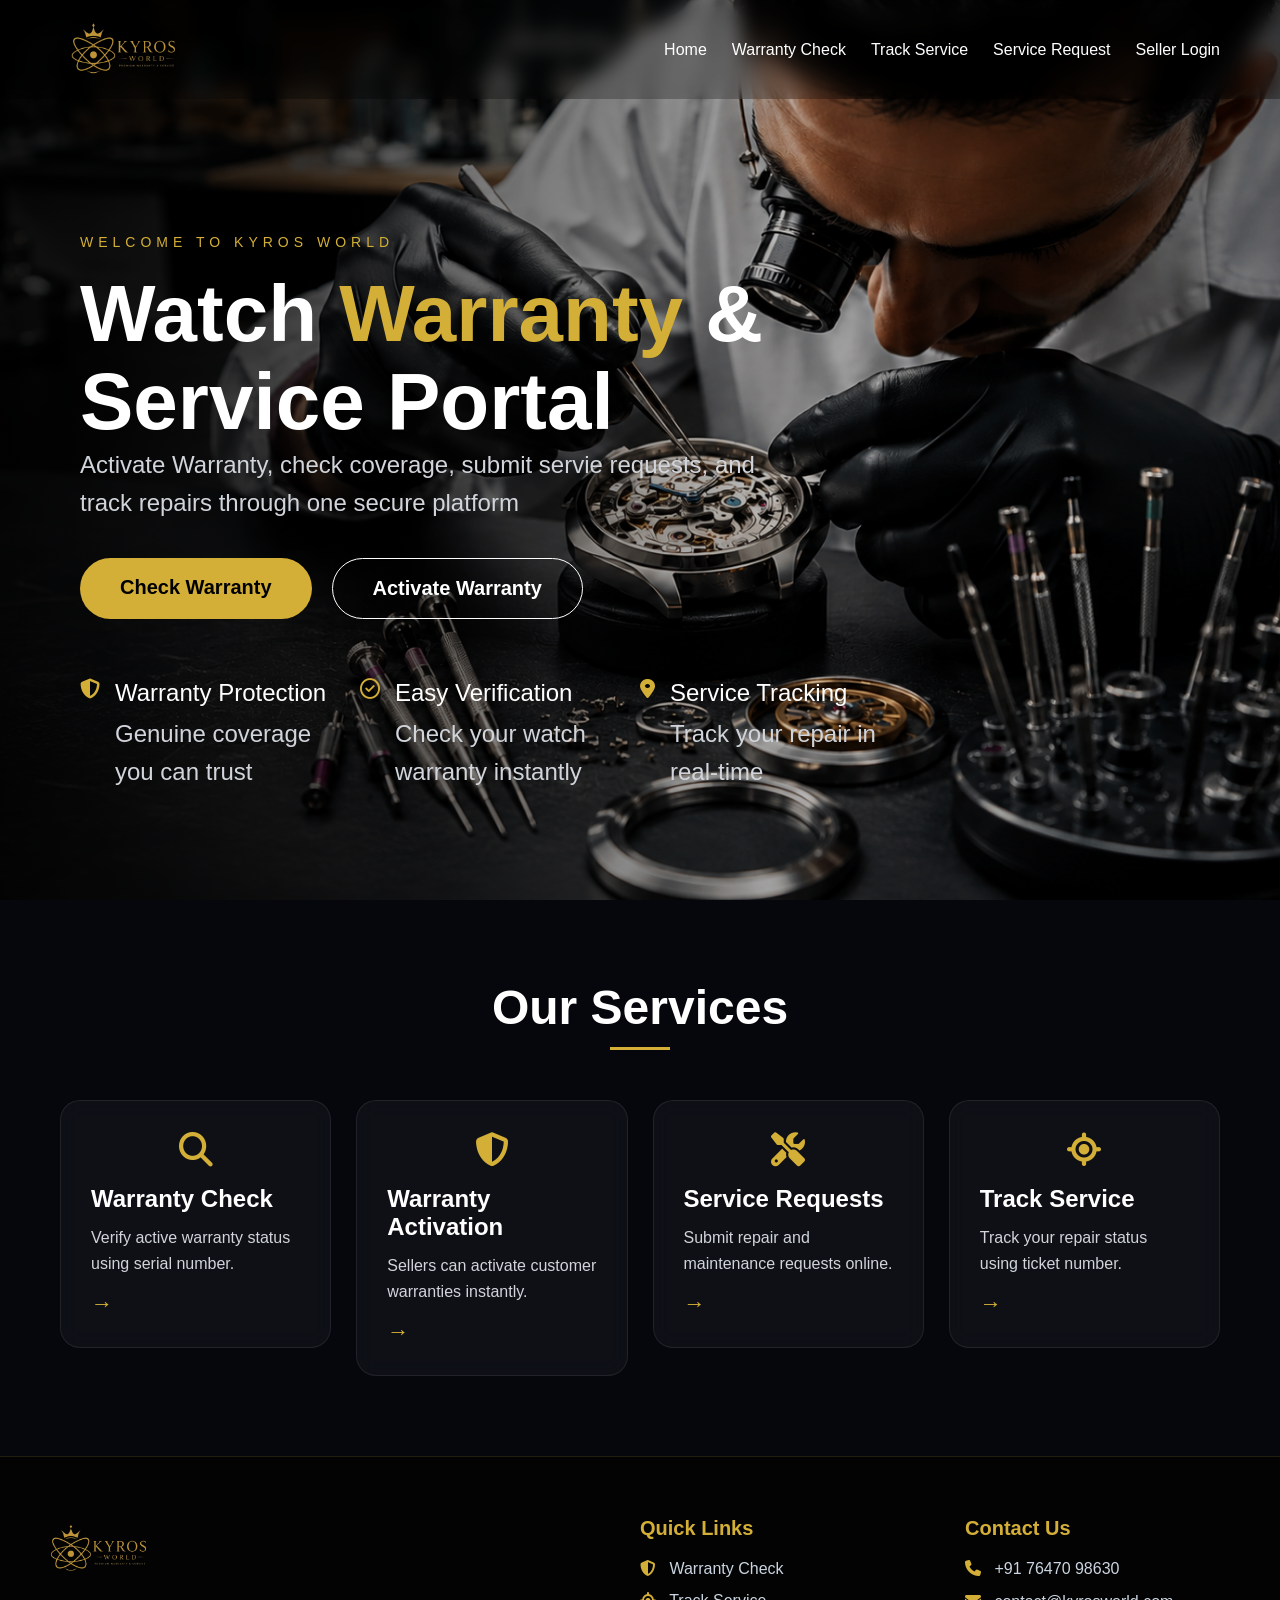
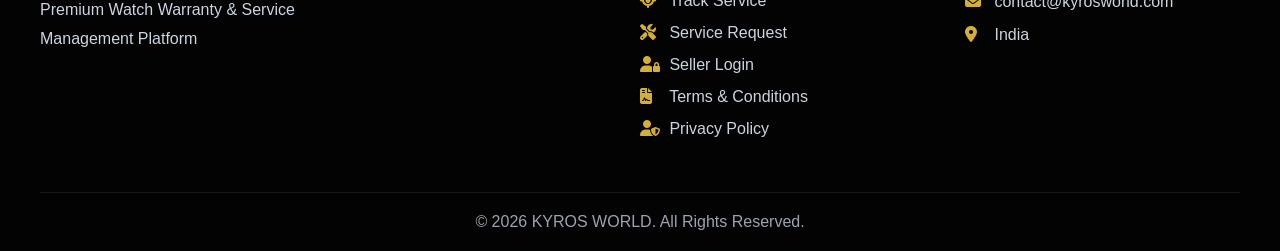
<file: index.html>
<!DOCTYPE html>

<html lang="en">
<head>
<title>Privacy Policy - KYROS WORLD</title>
<link rel="icon" type="image/png" sizes="48x48" href="assets/images/favicon-48x48.png">

<link rel="icon" type="image/png" sizes="192x192" href="assets/images/favicon-192x192.png">
<meta charset="UTF-8">
<meta name="viewport" content="width=device-width, initial-scale=1.0">
<title>KYROS WORLD</title>

<link rel="stylesheet" href="assets/css/style.css">

<link rel="stylesheet"
href="https://cdnjs.cloudflare.com/ajax/libs/font-awesome/6.5.1/css/all.min.css">
</head>

<body>

<header>

<div class="logo">
<img src="assets/images/logo.png" alt="KYROS WORLD">
</div>

<button class="menu-toggle">
<i class="fa-solid fa-bars"></i>
</button>

<nav>
<a href="index.html">Home</a>
<a href="warranty-check.html">Warranty Check</a>
<a href="track-service.html">Track Service</a>
<a href="service-request.html">Service Request</a>
<a href="seller-login.html">Seller Login</a>
</nav>

</header>

<section class="hero">

<div class="hero-content">

<span class="tagline">WELCOME TO KYROS WORLD</span>

<h1>
Watch <span class="gold">Warranty</span> &<br>
Service Portal
</h1>

<p>
Activate Warranty, check coverage, submit servie requests, and track repairs through one secure platform
</p>

<div class="buttons">
<a class="btn primary" href="warranty-check.html">
Check Warranty
</a>

<a class="btn secondary" href="seller-login.html">
Activate Warranty
</a>
</div>

<div class="hero-features">

<div class="feature-item">
<i class="fa-solid fa-shield-halved"></i>
<div>
<h4>Warranty Protection</h4>
<p>Genuine coverage you can trust</p>
</div>
</div>

<div class="feature-item">
<i class="fa-regular fa-circle-check"></i>
<div>
<h4>Easy Verification</h4>
<p>Check your watch warranty instantly</p>
</div>
</div>

<div class="feature-item">
<i class="fa-solid fa-location-dot"></i>
<div>
<h4>Service Tracking</h4>
<p>Track your repair in real-time</p>
</div>
</div>

</div>

</div>

</section>

<section class="services">

<h2>Our Services</h2>

<div class="services-grid">

<a href="warranty-check.html" class="service-link">
<div class="service-card">
<div class="icon-box">
<i class="fa-solid fa-magnifying-glass"></i>
</div>
<h3>Warranty Check</h3>
<p>Verify active warranty status using serial number.</p>
<span class="arrow">→</span>
</div>
</a>

<a href="seller-login.html" class="service-link">
<div class="service-card">
<div class="icon-box">
<i class="fa-solid fa-shield-halved"></i>
</div>
<h3>Warranty Activation</h3>
<p>Sellers can activate customer warranties instantly.</p>
<span class="arrow">→</span>
</div>
</a>

<a href="service-request.html" class="service-link">
<div class="service-card">
<div class="icon-box">
<i class="fa-solid fa-screwdriver-wrench"></i>
</div>
<h3>Service Requests</h3>
<p>Submit repair and maintenance requests online.</p>
<span class="arrow">→</span>
</div>
</a>

<a href="track-service.html" class="service-link">
<div class="service-card">
<div class="icon-box">
<i class="fa-solid fa-location-crosshairs"></i>
</div>
<h3>Track Service</h3>
<p>Track your repair status using ticket number.</p>
<span class="arrow">→</span>
</div>
</a>

</div>

</section>

<footer>

<div class="footer-container">

<div class="footer-brand">

<img src="assets/images/logo.png" alt="KYROS WORLD">

<p>
Premium Watch Warranty & Service Management Platform
</p>

</div>

<div class="footer-links">

<h4>Quick Links</h4>

<a href="warranty-check.html">
<i class="fa-solid fa-shield-halved"></i>
Warranty Check
</a>

<a href="track-service.html">
<i class="fa-solid fa-location-crosshairs"></i>
Track Service
</a>

<a href="service-request.html">
<i class="fa-solid fa-screwdriver-wrench"></i>
Service Request
</a>

<a href="seller-login.html">
<i class="fa-solid fa-user-lock"></i>
Seller Login
</a>

<a href="terms.html">
<i class="fa-solid fa-file-contract"></i>
Terms & Conditions
</a>

<a href="privacy.html">
<i class="fa-solid fa-user-shield"></i>
Privacy Policy
</a>
  
</div>

<div class="footer-contact">

<h4>Contact Us</h4>

<p>
<i class="fa-solid fa-phone"></i>
+91 76470 98630
</p>

<p>
<i class="fa-solid fa-envelope"></i>
contact@kyrosworld.com
</p>

<p>
<i class="fa-solid fa-location-dot"></i>
India
</p>

</div>

</div>

<div class="footer-bottom">
© 2026 KYROS WORLD. All Rights Reserved.
</div>

</footer>

<script src="assets/js/main.js"></script>

</body>
</html>
</file>
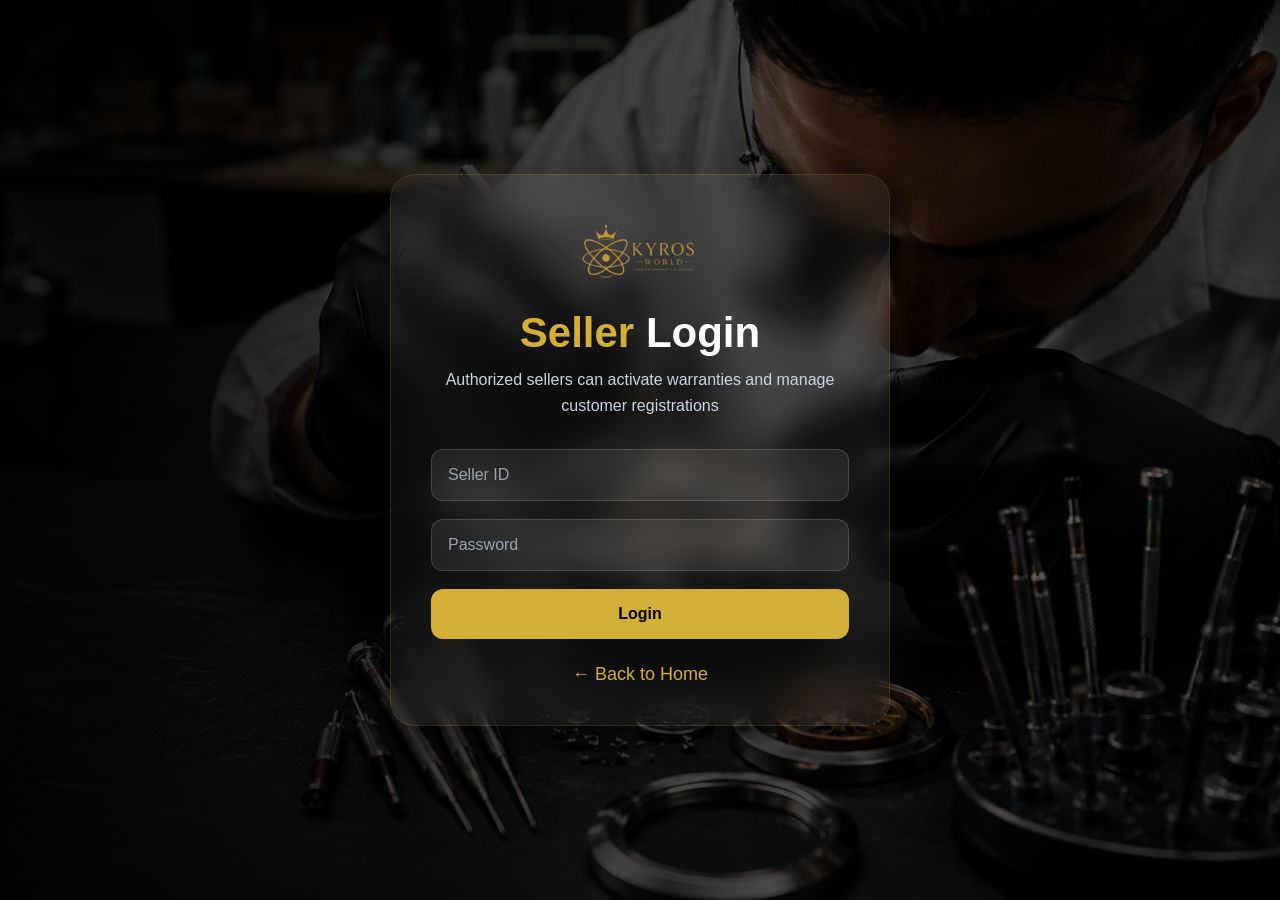
<file: activate-warranty.html>
<!DOCTYPE html>

<html lang="en">
<head>
<link rel="icon" type="image/png" sizes="48x48" href="assets/images/favicon-48x48.png">

<link rel="icon" type="image/png" sizes="192x192" href="assets/images/favicon-192x192.png">
<meta charset="UTF-8">
<meta name="viewport" content="width=device-width, initial-scale=1.0">

<title>Activate Warranty - KYROS WORLD</title>

<style>

*{
margin:0;
padding:0;
box-sizing:border-box;
font-family:Arial,sans-serif;
}

body{
min-height:100vh;
display:flex;
justify-content:center;
align-items:center;
padding:20px;

background:
linear-gradient(
to right,
rgba(0,0,0,0.85),
rgba(0,0,0,0.55)
),
url('assets/images/watchmaker.jpg');

background-size:cover;
background-position:center;
background-repeat:no-repeat;

color:white;
}

.container{
width:100%;
max-width:800px;

background:rgba(255,255,255,0.05);
backdrop-filter:blur(15px);

border:1px solid rgba(212,175,55,0.15);
border-radius:25px;

padding:40px;

box-shadow:0 10px 40px rgba(0,0,0,0.4);
}

.logo{
text-align:center;
margin-bottom:20px;
}

.logo img{
height:70px;
width:auto;
}

h1{
text-align:center;
font-size:42px;
margin-bottom:10px;
font-weight:700;
}

.gold{
color:#d4af37;
}

.subtitle{
text-align:center;
color:#cbd5e1;
margin-bottom:30px;
line-height:1.6;
}

input{
width:100%;
padding:16px;

background:rgba(255,255,255,0.08);
border:1px solid rgba(255,255,255,0.15);

border-radius:12px;

color:white;
font-size:16px;

margin-bottom:18px;
outline:none;
}

input:focus{
border-color:#d4af37;
box-shadow:0 0 15px rgba(212,175,55,0.25);
}

button{
width:100%;
padding:16px;

border:none;
border-radius:12px;

background:#d4af37;
color:black;

font-size:16px;
font-weight:700;

cursor:pointer;
transition:.3s;
}

button:hover{
transform:translateY(-2px);
}

.logout-btn{
margin-top:12px;
background:#c62828;
color:white;
}

.logout-btn:hover{
transform:translateY(-2px);
}

.result{
display:none;

margin-top:25px;
padding:25px;

background:rgba(212,175,55,0.05);
border:1px solid rgba(212,175,55,0.20);

border-radius:15px;
line-height:1.8;
}

.welcome{
text-align:center;
margin-bottom:25px;
color:#d4af37;
font-size:18px;
}

</style>

</head>

<body>

<div class="container">

<div class="logo">
<img src="assets/images/logo.png" alt="KYROS WORLD">
</div>

<h1><span class="gold">Activate</span> Warranty</h1>

<p class="subtitle">
Register customer warranty and activate official coverage
</p>

<div class="welcome">
Seller ID: <span id="sellerDisplay"></span>
</div>

<input id="serial" placeholder="Serial Number">

<input id="customerName" placeholder="Customer Name">

<input id="mobileNumber" placeholder="Mobile Number">

<input id="email" type="email" placeholder="Customer Email Address">

<input id="sellerId" placeholder="Seller ID" readonly>

<input id="purchaseDate" type="date">

<button onclick="activateWarranty()">
Activate Warranty
</button>

<button onclick="logout()" class="logout-btn">
Logout
</button>

<div id="result" class="result"></div>

</div>

<script>

if(!localStorage.getItem("sellerId")){
window.location.href="seller-login.html";
}

window.onload = function(){

const sellerId =
localStorage.getItem("sellerId") || "";

document.getElementById("sellerId").value =
sellerId;

document.getElementById("sellerDisplay").innerText =
sellerId;

};

function logout(){

localStorage.clear();

window.location.href =
"seller-login.html";

}

async function activateWarranty(){

const payload = {
serial: document.getElementById("serial").value.trim(),
customerName: document.getElementById("customerName").value.trim(),
mobileNumber: document.getElementById("mobileNumber").value.trim(),
email: document.getElementById("email").value.trim(),
sellerId: document.getElementById("sellerId").value.trim(),
purchaseDate: document.getElementById("purchaseDate").value
};

try{

const response = await fetch(
"https://kyros-api.madanchandkhute.workers.dev/",
{
method:"POST",
headers:{
"Content-Type":"application/json"
},
body:JSON.stringify(payload)
}
);

const data = await response.json();

const result =
document.getElementById("result");

result.style.display="block";

if(data.success){

result.innerHTML =
"<h3 style='color:#d4af37;'>Warranty Activated Successfully</h3>" +
"<br>" +
"<strong>Status:</strong> Active ✅";

}else{

result.innerHTML =
"<strong>❌ " +
data.message +
"</strong>";

}

}catch(error){

document.getElementById("result").style.display="block";

document.getElementById("result").innerHTML =
"<strong>❌ Error connecting server</strong>";

}

}

</script>

</body>
</html>
</file>
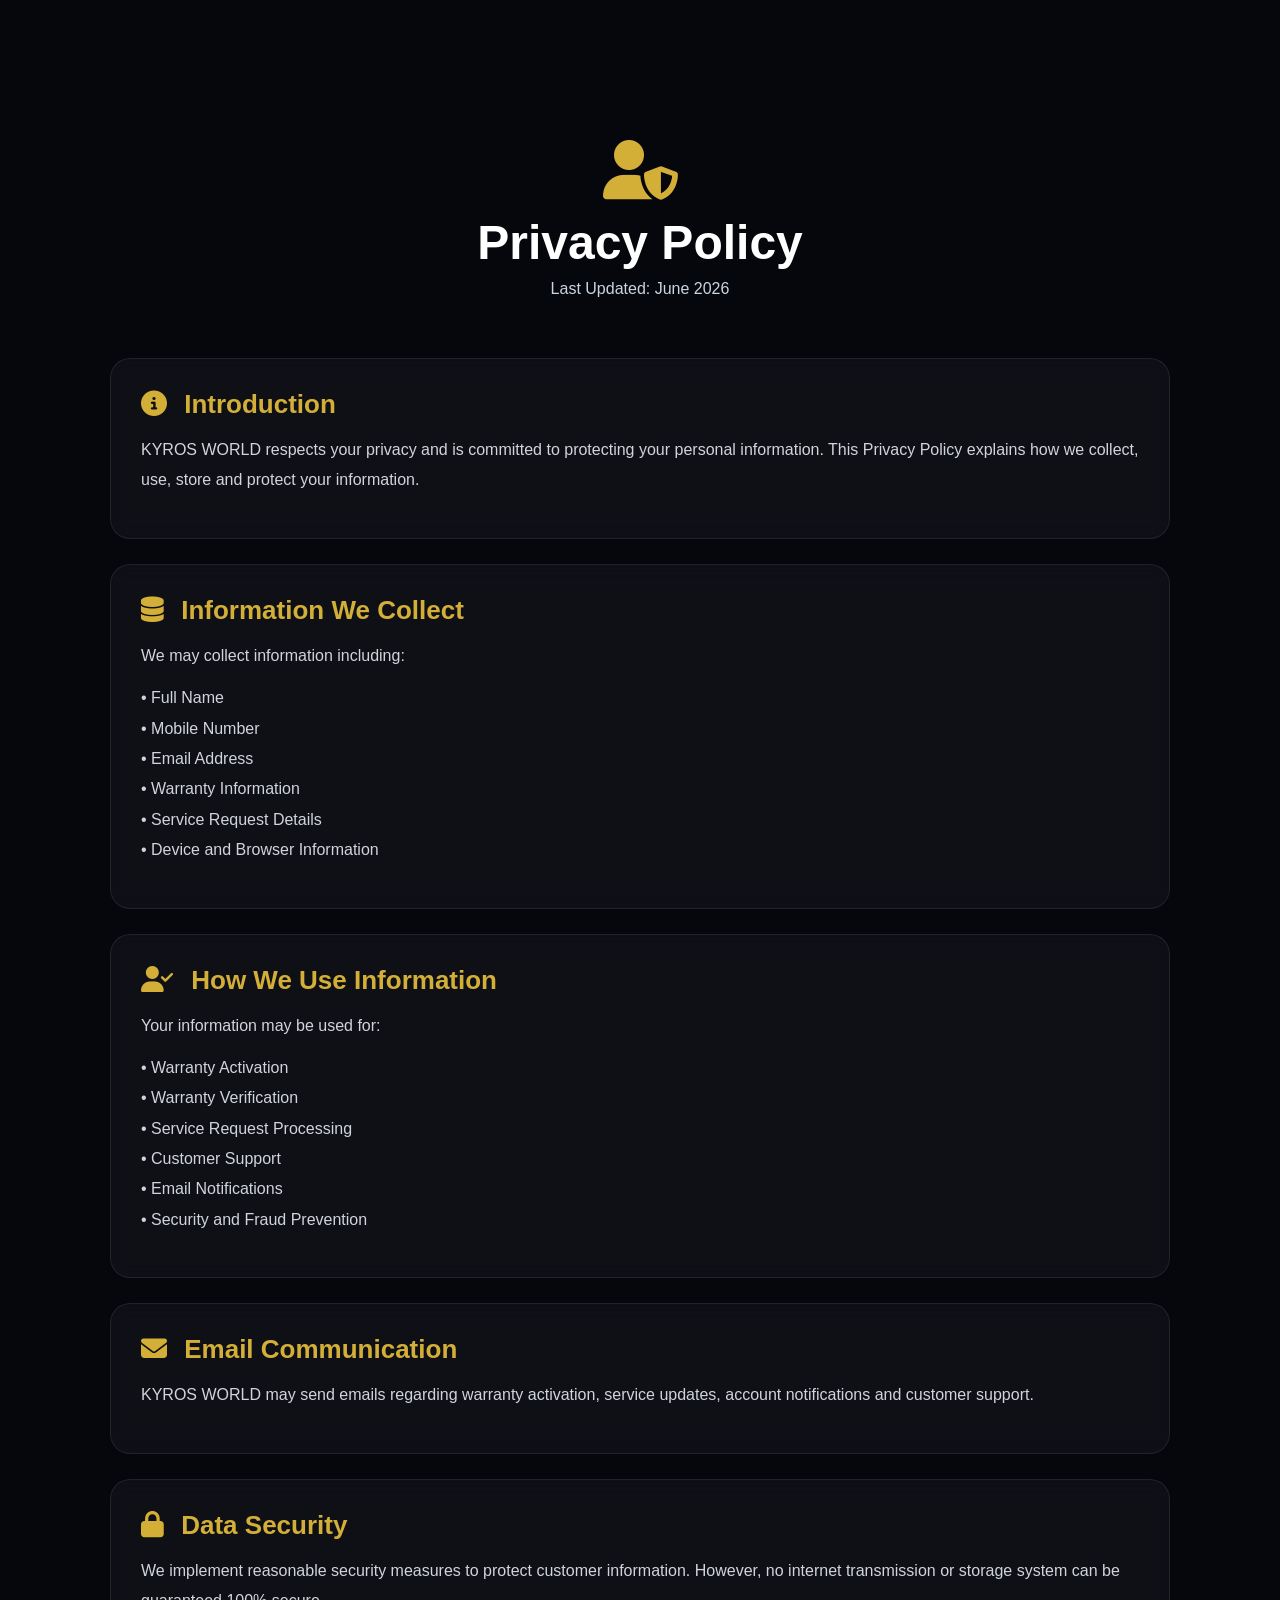
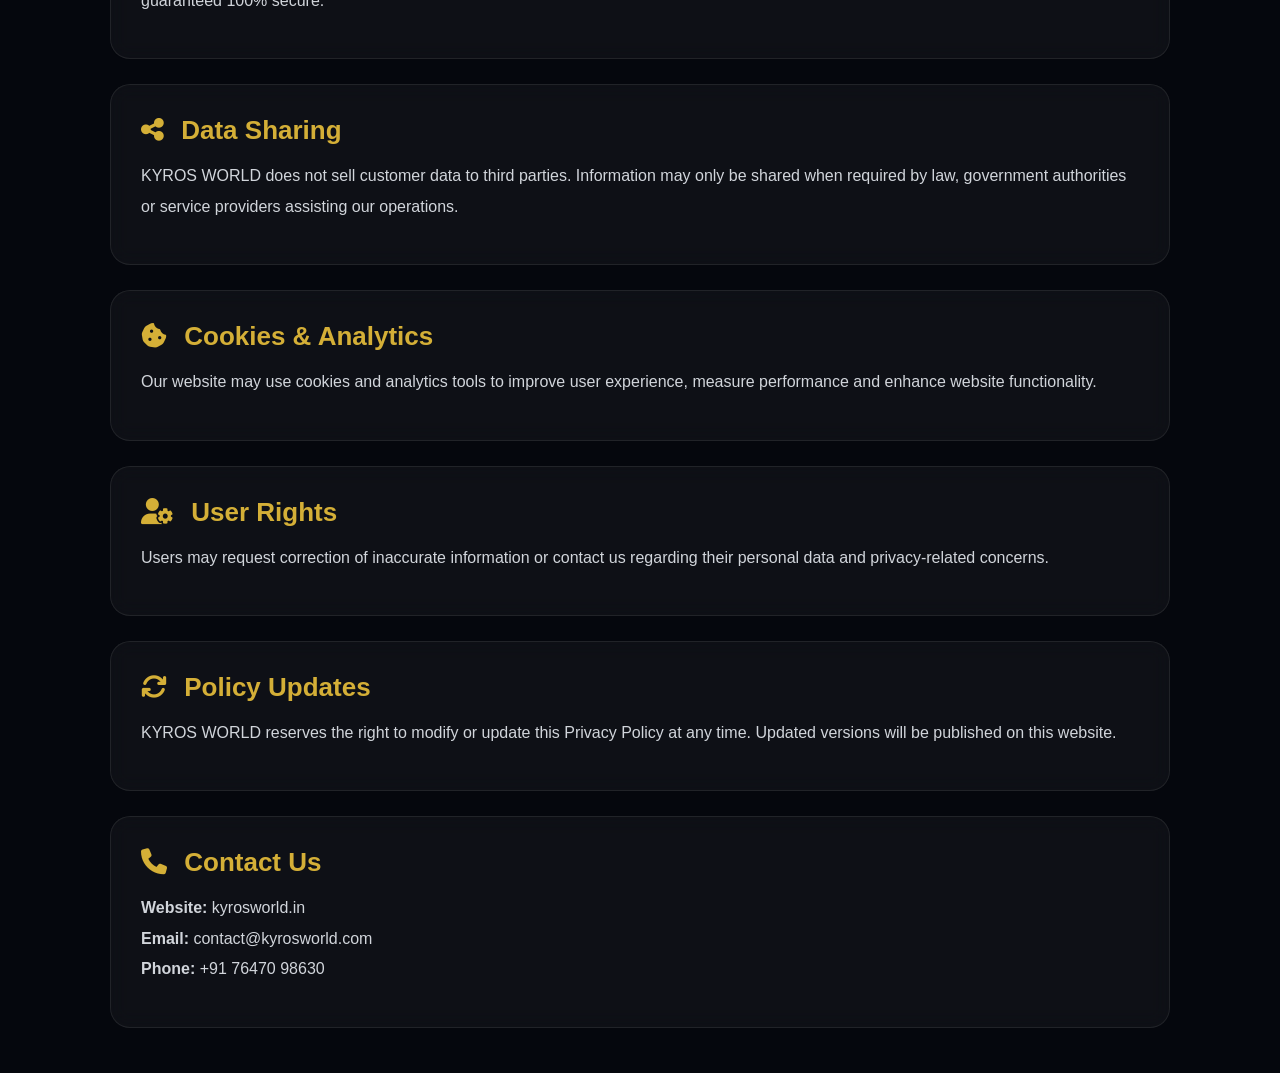
<file: privacy.html>
<!DOCTYPE html>
<html lang="en">

<head>
<link rel="icon" type="image/png" sizes="48x48" href="assets/images/favicon-48x48.png">

<link rel="icon" type="image/png" sizes="192x192" href="assets/images/favicon-192x192.png">
<meta charset="UTF-8">
<meta name="viewport" content="width=device-width, initial-scale=1.0">

<title>Privacy Policy - KYROS WORLD</title>

<link rel="stylesheet" href="assets/css/style.css">

<link rel="stylesheet"
href="https://cdnjs.cloudflare.com/ajax/libs/font-awesome/6.5.1/css/all.min.css">
</head>

<body>

<div class="page-header">
<i class="fa-solid fa-user-shield"></i>
<h1>Privacy Policy</h1>
<p>Last Updated: June 2026</p>
</div>

<div class="content">

<div class="terms-card">
<h2 class="section-title">
<i class="fa-solid fa-circle-info"></i>
Introduction
</h2>

<p>
KYROS WORLD respects your privacy and is committed to protecting your personal information.
This Privacy Policy explains how we collect, use, store and protect your information.
</p>
</div>

<div class="terms-card">
<h2 class="section-title">
<i class="fa-solid fa-database"></i>
Information We Collect
</h2>

<p>
We may collect information including:
</p>

<p>
• Full Name<br>
• Mobile Number<br>
• Email Address<br>
• Warranty Information<br>
• Service Request Details<br>
• Device and Browser Information
</p>
</div>

<div class="terms-card">
<h2 class="section-title">
<i class="fa-solid fa-user-check"></i>
How We Use Information
</h2>

<p>
Your information may be used for:
</p>

<p>
• Warranty Activation<br>
• Warranty Verification<br>
• Service Request Processing<br>
• Customer Support<br>
• Email Notifications<br>
• Security and Fraud Prevention
</p>
</div>

<div class="terms-card">
<h2 class="section-title">
<i class="fa-solid fa-envelope"></i>
Email Communication
</h2>

<p>
KYROS WORLD may send emails regarding warranty activation,
service updates, account notifications and customer support.
</p>
</div>

<div class="terms-card">
<h2 class="section-title">
<i class="fa-solid fa-lock"></i>
Data Security
</h2>

<p>
We implement reasonable security measures to protect customer information.
However, no internet transmission or storage system can be guaranteed 100% secure.
</p>
</div>

<div class="terms-card">
<h2 class="section-title">
<i class="fa-solid fa-share-nodes"></i>
Data Sharing
</h2>

<p>
KYROS WORLD does not sell customer data to third parties.
Information may only be shared when required by law,
government authorities or service providers assisting our operations.
</p>
</div>

<div class="terms-card">
<h2 class="section-title">
<i class="fa-solid fa-cookie-bite"></i>
Cookies & Analytics
</h2>

<p>
Our website may use cookies and analytics tools to improve user experience,
measure performance and enhance website functionality.
</p>
</div>

<div class="terms-card">
<h2 class="section-title">
<i class="fa-solid fa-user-gear"></i>
User Rights
</h2>

<p>
Users may request correction of inaccurate information or contact us regarding
their personal data and privacy-related concerns.
</p>
</div>

<div class="terms-card">
<h2 class="section-title">
<i class="fa-solid fa-arrows-rotate"></i>
Policy Updates
</h2>

<p>
KYROS WORLD reserves the right to modify or update this Privacy Policy at any time.
Updated versions will be published on this website.
</p>
</div>

<div class="terms-card">
<h2 class="section-title">
<i class="fa-solid fa-phone"></i>
Contact Us
</h2>

<p>
<strong>Website:</strong> kyrosworld.in<br>
<strong>Email:</strong> contact@kyrosworld.com<br>
<strong>Phone:</strong> +91 76470 98630
</p>
</div>

</div>

</body>
</html>
</file>
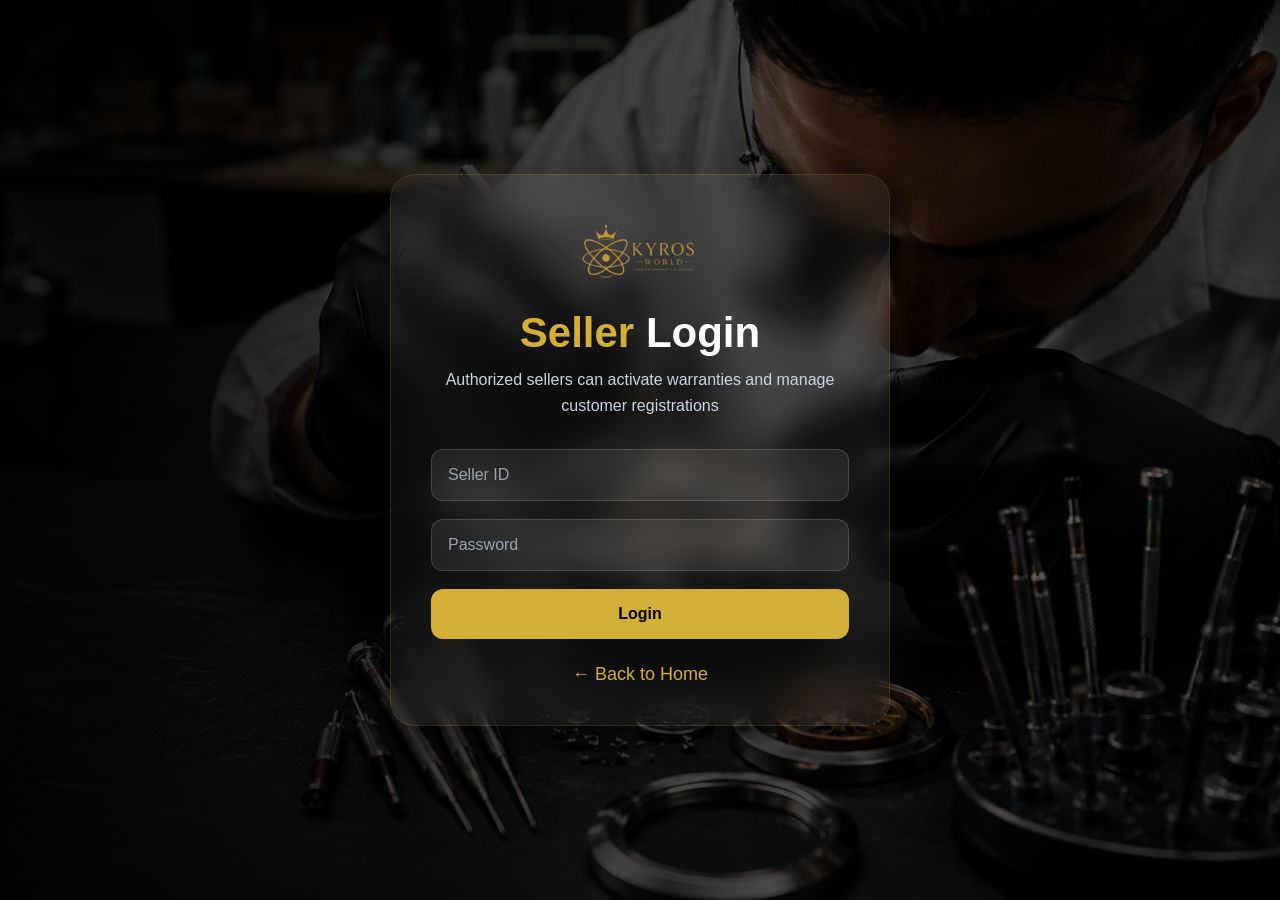
<file: seller-login.html>
<!DOCTYPE html>

<html lang="en">
<head>
<link rel="icon" type="image/png" sizes="48x48" href="assets/images/favicon-48x48.png">

<link rel="icon" type="image/png" sizes="192x192" href="assets/images/favicon-192x192.png">
<meta charset="UTF-8">
<meta name="viewport" content="width=device-width, initial-scale=1.0">

<title>Seller Login - KYROS WORLD</title>

<style>

*{
margin:0;
padding:0;
box-sizing:border-box;
font-family:Arial,sans-serif;
}

body{
min-height:100vh;
display:flex;
justify-content:center;
align-items:center;
padding:20px;

background:
linear-gradient(
to right,
rgba(0,0,0,0.85),
rgba(0,0,0,0.55)
),
url('assets/images/watchmaker.jpg');

background-size:cover;
background-position:center;
background-repeat:no-repeat;

color:white;
}

.container{
width:100%;
max-width:500px;

background:rgba(255,255,255,0.05);
backdrop-filter:blur(15px);

border:1px solid rgba(212,175,55,0.15);
border-radius:25px;

padding:40px;

box-shadow:0 10px 40px rgba(0,0,0,0.4);
}

.logo{
text-align:center;
margin-bottom:20px;
}

.logo img{
height:70px;
width:auto;
}

h1{
text-align:center;
font-size:42px;
margin-bottom:10px;
font-weight:700;
}

.gold{
color:#d4af37;
}

.subtitle{
text-align:center;
color:#cbd5e1;
margin-bottom:30px;
line-height:1.6;
}

input{
width:100%;
padding:16px;

background:rgba(255,255,255,0.08);
border:1px solid rgba(255,255,255,0.15);

border-radius:12px;

color:white;
font-size:16px;

margin-bottom:18px;
outline:none;
}

input::placeholder{
color:#9ca3af;
}

input:focus{
border-color:#d4af37;
box-shadow:0 0 15px rgba(212,175,55,0.25);
}

button{
width:100%;
padding:16px;

border:none;
border-radius:12px;

background:#d4af37;
color:black;

font-size:16px;
font-weight:700;

cursor:pointer;
transition:.3s;
}

button:hover{
transform:translateY(-2px);
}

#result{
display:none;

margin-top:20px;
padding:20px;

background:rgba(212,175,55,0.05);
border:1px solid rgba(212,175,55,0.20);

border-radius:15px;
line-height:1.7;
}

.back-home{
display:block;
text-align:center;
margin-top:25px;

color:#d4af37;
text-decoration:none;
font-size:18px;
}

.back-home:hover{
text-decoration:underline;
}

</style>

</head>

<body>

<div class="container">

<div class="logo">
<img src="assets/images/logo.png" alt="KYROS WORLD">
</div>

<h1><span class="gold">Seller</span> Login</h1>

<p class="subtitle">
Authorized sellers can activate warranties and manage customer registrations
</p>

<input
type="text"
id="sellerId"
placeholder="Seller ID"

>

<input
type="password"
id="password"
placeholder="Password"

>

<button onclick="login()">
Login
</button>

<div id="result"></div>

<a href="index.html" class="back-home">
← Back to Home
</a>

</div>

<script>

async function login(){

const payload = {
action:"login",
sellerId:document.getElementById("sellerId").value.trim(),
password:document.getElementById("password").value.trim()
};

try{

const response = await fetch(
"https://kyros-api.madanchandkhute.workers.dev/",
{
method:"POST",
headers:{
"Content-Type":"application/json"
},
body:JSON.stringify(payload)
}
);

const data = await response.json();

const result = document.getElementById("result");
result.style.display="block";

if(data.success){

localStorage.setItem("sellerId",data.sellerId);
localStorage.setItem("sellerName",data.sellerName);

result.innerHTML =
"<strong>✅ Login Successful</strong><br><br>Redirecting to dashboard...";

setTimeout(()=>{
window.location.href="activate-warranty.html";
},1000);

}else{

result.innerHTML =
"<strong>❌ Invalid Seller ID or Password</strong>";

}

}catch(error){

document.getElementById("result").style.display="block";

document.getElementById("result").innerHTML =
"<strong>❌ Error connecting server</strong>";

}

}

</script>

</body>
</html>
</file>
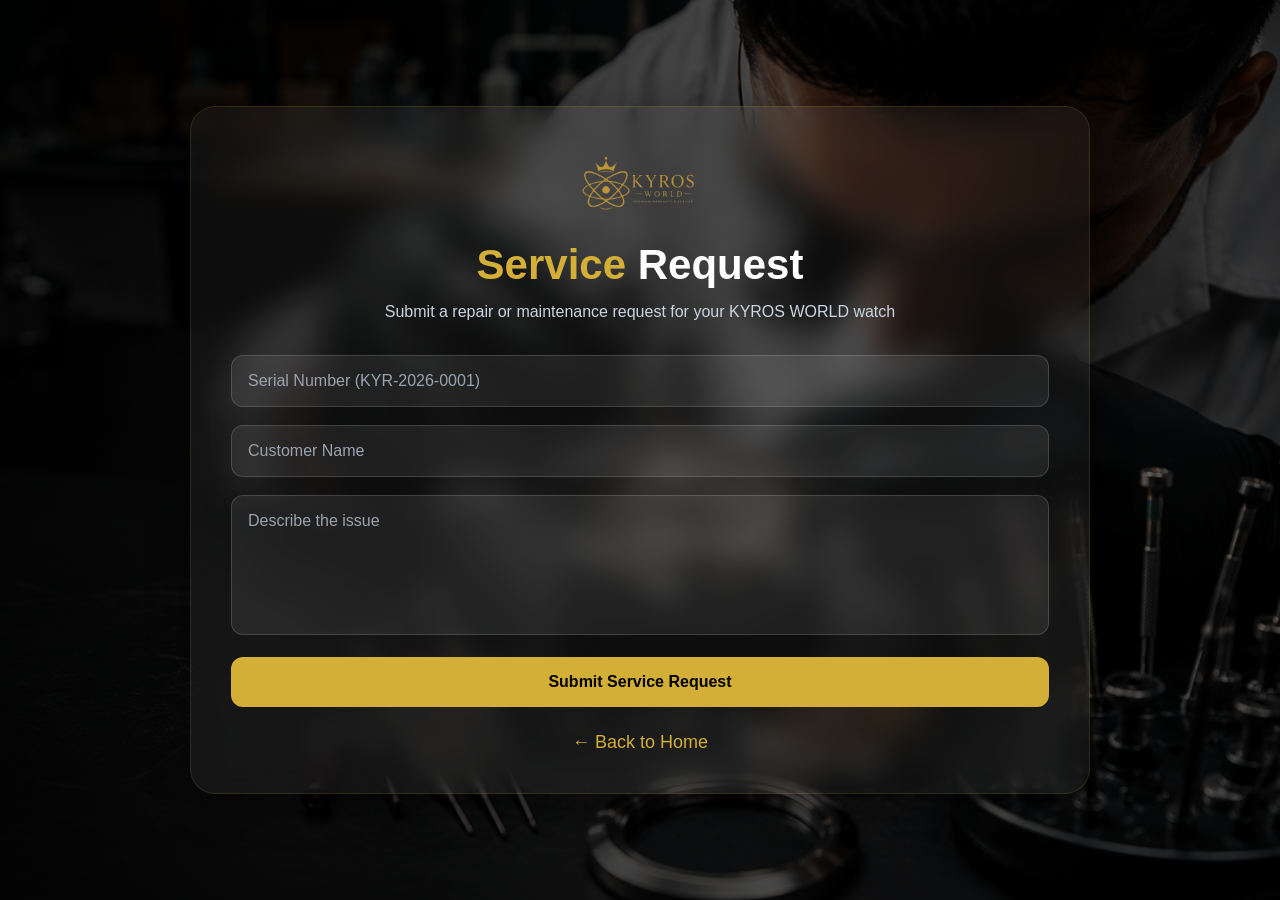
<file: service-request.html>
<!DOCTYPE html>

<html lang="en">
<head>
<title>Service Request - KYROS WORLD</title>
<link rel="icon" type="image/png" sizes="48x48" href="assets/images/favicon-48x48.png">

<link rel="icon" type="image/png" sizes="192x192" href="assets/images/favicon-192x192.png">
<meta charset="UTF-8">
<meta name="viewport" content="width=device-width, initial-scale=1.0">

<title>Service Request - KYROS WORLD</title>

<style>

*{
margin:0;
padding:0;
box-sizing:border-box;
font-family:Arial,sans-serif;
}

body{
min-height:100vh;
display:flex;
justify-content:center;
align-items:center;
padding:20px;

background:
linear-gradient(
to right,
rgba(0,0,0,0.85),
rgba(0,0,0,0.55)
),
url('assets/images/watchmaker.jpg');

background-size:cover;
background-position:center;
background-repeat:no-repeat;

color:white;
}

.container{
width:100%;
max-width:900px;

background:rgba(255,255,255,0.05);
backdrop-filter:blur(15px);

border:1px solid rgba(212,175,55,0.15);
border-radius:25px;

padding:40px;

box-shadow:0 10px 40px rgba(0,0,0,0.4);
}

.logo{
text-align:center;
margin-bottom:20px;
}

.logo img{
height:70px;
width:auto;
}

h1{
text-align:center;
font-size:42px;
margin-bottom:10px;
font-weight:700;
}

.gold{
color:#d4af37;
}

.subtitle{
text-align:center;
color:#cbd5e1;
margin-bottom:30px;
line-height:1.6;
}

input,
textarea{
width:100%;
padding:16px;

background:rgba(255,255,255,0.08);
border:1px solid rgba(255,255,255,0.15);

border-radius:12px;

color:white;
font-size:16px;

margin-bottom:18px;
outline:none;
}

input::placeholder,
textarea::placeholder{
color:#9ca3af;
}

input:focus,
textarea:focus{
border-color:#d4af37;
box-shadow:0 0 15px rgba(212,175,55,0.25);
}

textarea{
height:140px;
resize:none;
}

button{
width:100%;
padding:16px;

border:none;
border-radius:12px;

background:#d4af37;
color:black;

font-size:16px;
font-weight:700;

cursor:pointer;
transition:.3s;
}

button:hover{
transform:translateY(-2px);
}

#result{
display:none;

margin-top:25px;
padding:25px;

background:rgba(212,175,55,0.05);
border:1px solid rgba(212,175,55,0.20);

border-radius:15px;
line-height:1.8;
}

.back-home{
display:block;
text-align:center;
margin-top:25px;

color:#d4af37;
text-decoration:none;
font-size:18px;
}

.back-home:hover{
text-decoration:underline;
}

</style>

</head>

<body>

<div class="container">

<div class="logo">
<img src="assets/images/logo.png" alt="KYROS WORLD">
</div>

<h1><span class="gold">Service</span> Request</h1>

<p class="subtitle">
Submit a repair or maintenance request for your KYROS WORLD watch
</p>

<input
type="text"
id="serial"
placeholder="Serial Number (KYR-2026-0001)"

>

<input
type="text"
id="customerName"
placeholder="Customer Name"

>

<textarea
id="issue"
placeholder="Describe the issue"
></textarea>

<button onclick="submitRequest()">
Submit Service Request
</button>

<div id="result"></div>

<a href="index.html" class="back-home">
← Back to Home
</a>

</div>

<script>

async function submitRequest(){

const payload = {
action: "service",
serial: document.getElementById("serial").value.trim(),
customerName: document.getElementById("customerName").value.trim(),
issue: document.getElementById("issue").value.trim()
};

try{

const response = await fetch(
"https://kyros-api.madanchandkhute.workers.dev/",
{
method:"POST",
headers:{
"Content-Type":"application/json"
},
body:JSON.stringify(payload)
}
);

const data = await response.json();

const result = document.getElementById("result");

result.style.display = "block";

if(data.success){

result.innerHTML =
"<h3 style='color:#d4af37;'>Request Submitted Successfully</h3>" +
"<br>" +
"<strong>Ticket Number:</strong> " + data.ticketNumber + "<br>" +
"<strong>Status:</strong> Open ✅";

}else{

result.innerHTML =
"<strong>❌ Request Failed</strong>";

}

}catch(error){

document.getElementById("result").style.display = "block";

document.getElementById("result").innerHTML =
"<strong>❌ Error connecting server</strong>";

}

}

</script>

</body>
</html>
</file>
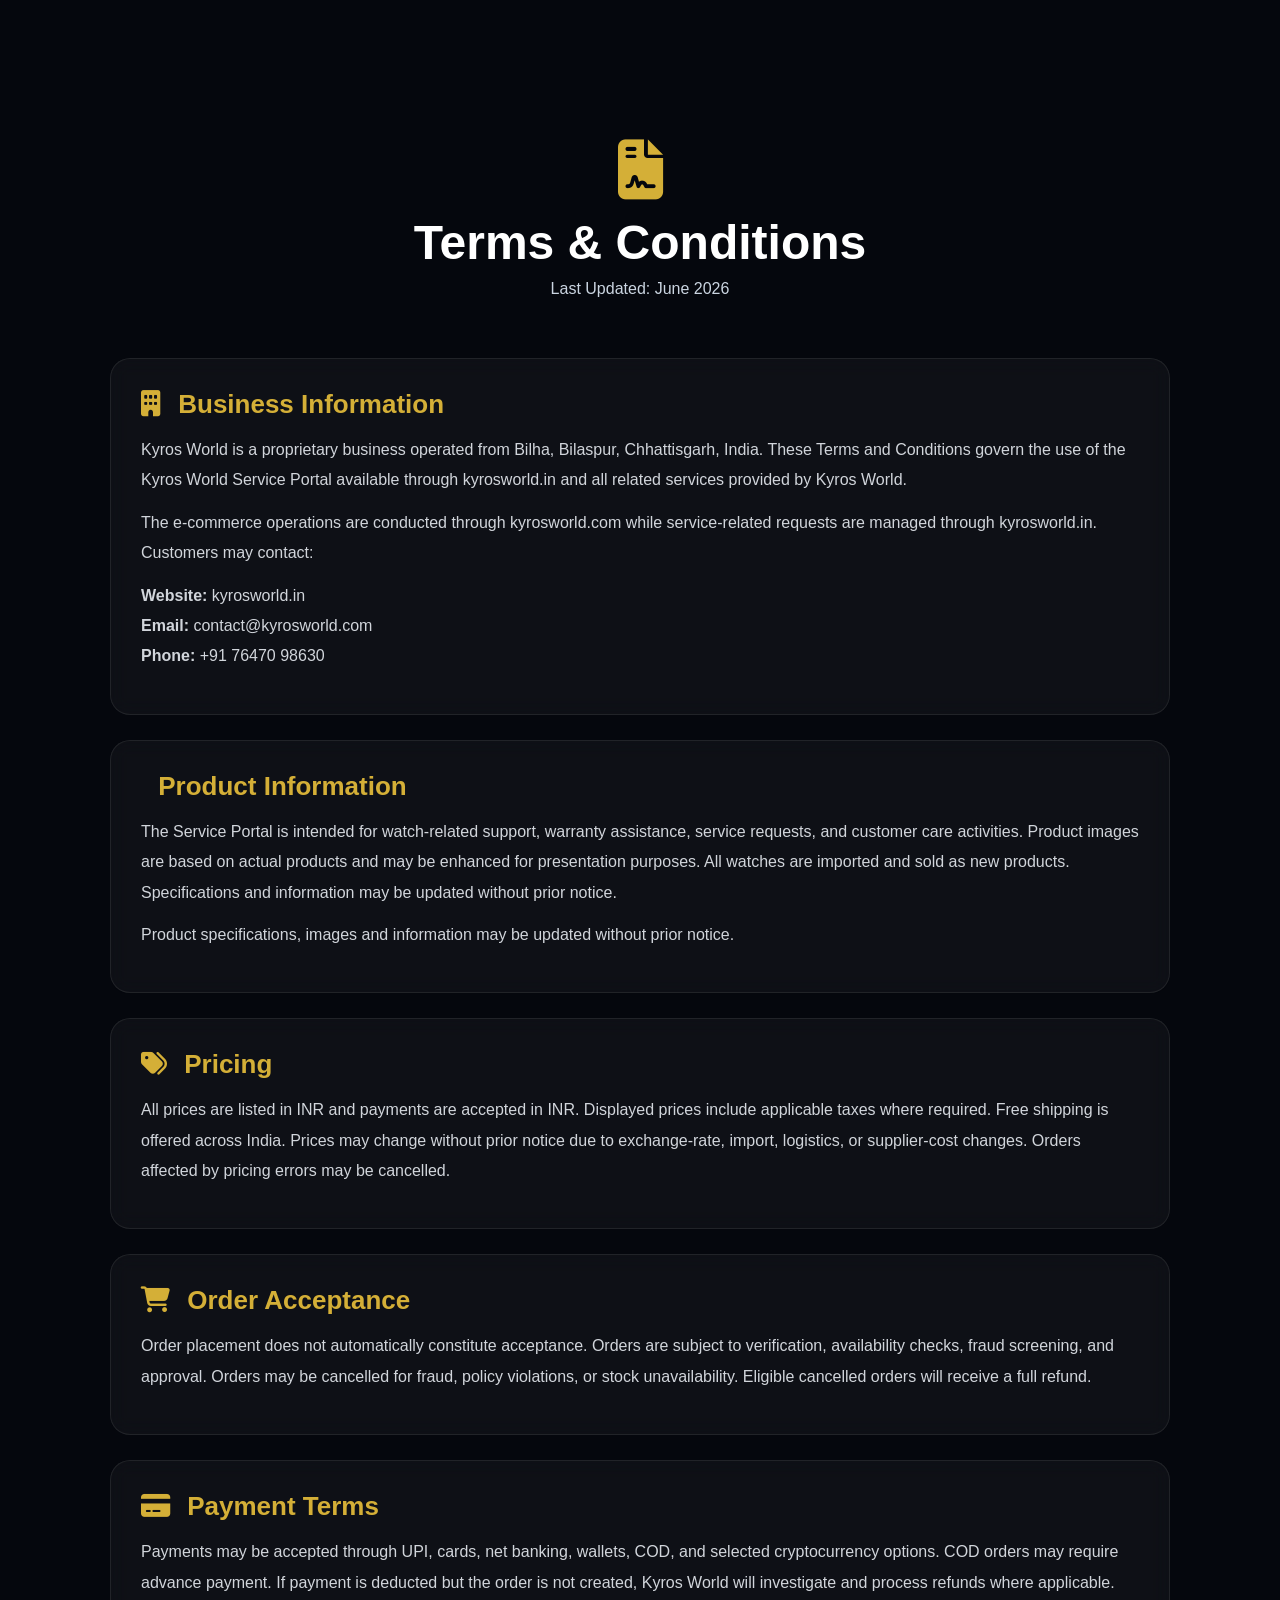
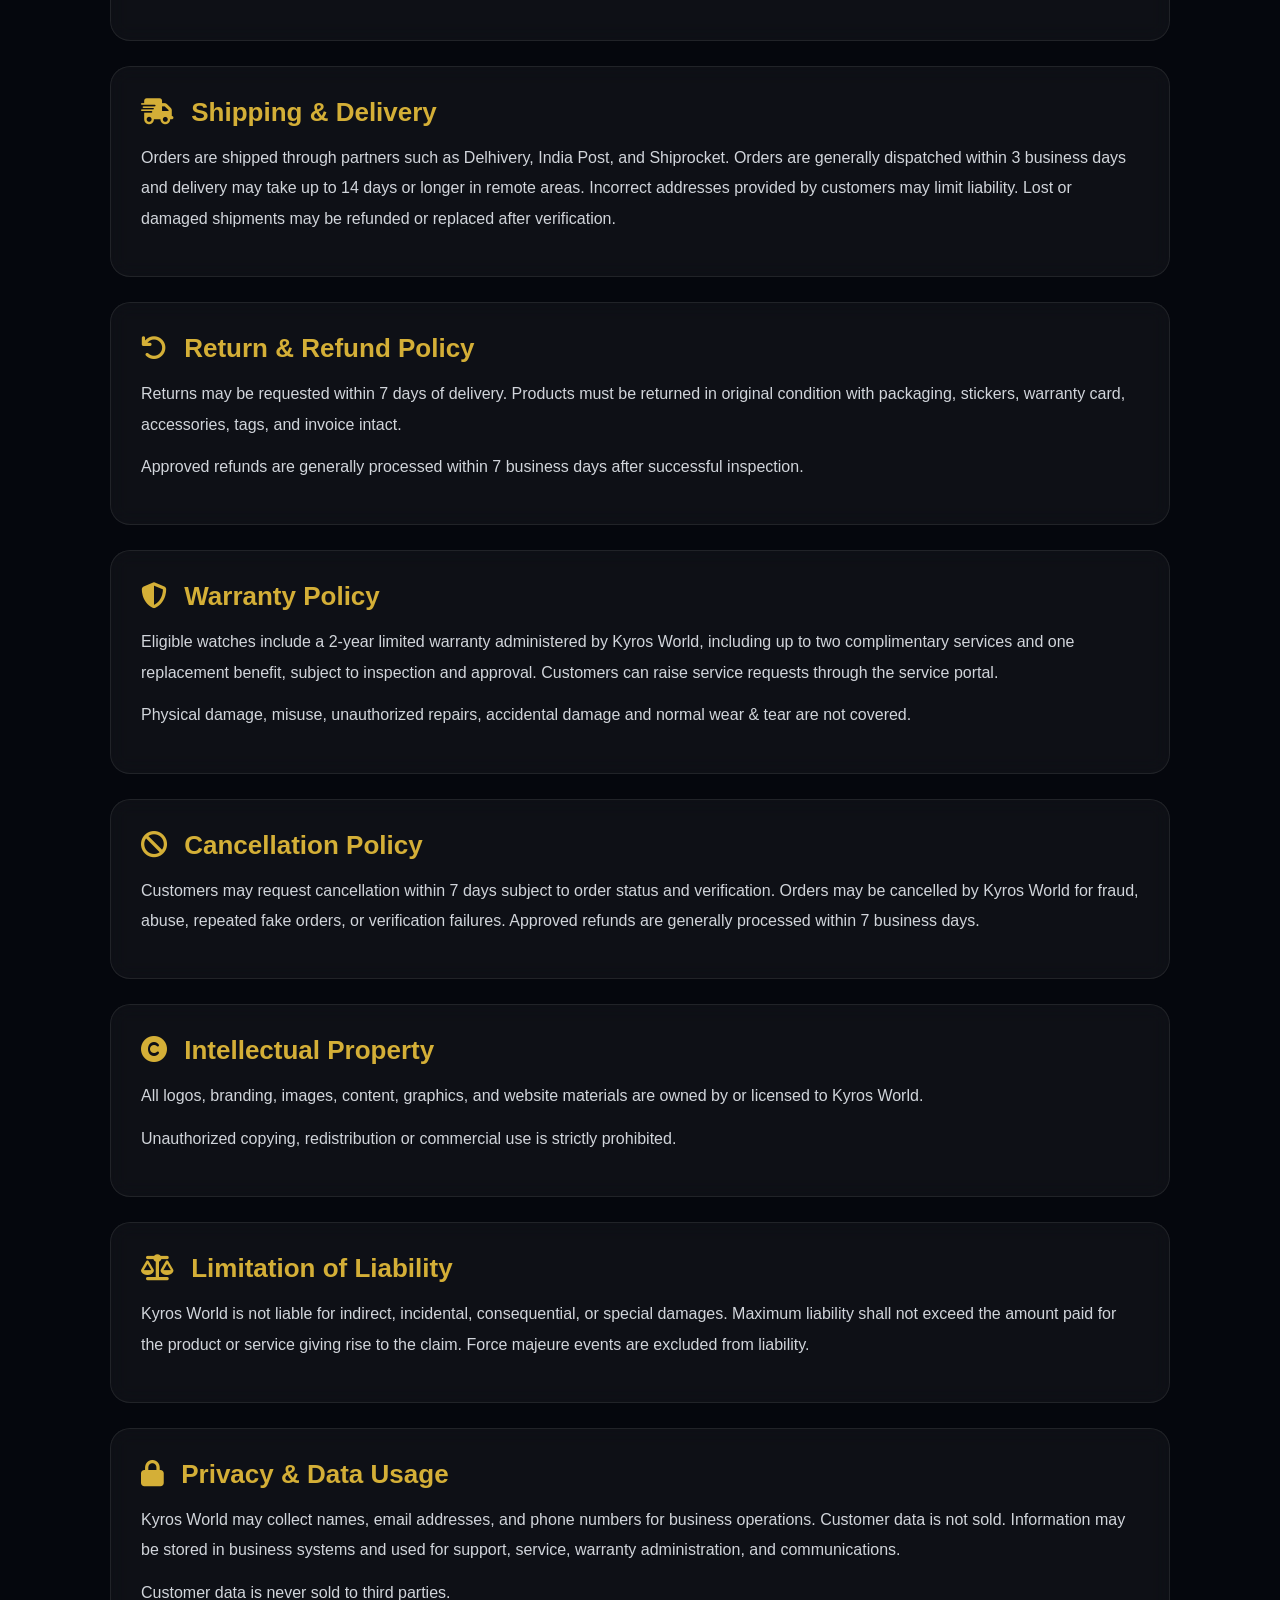
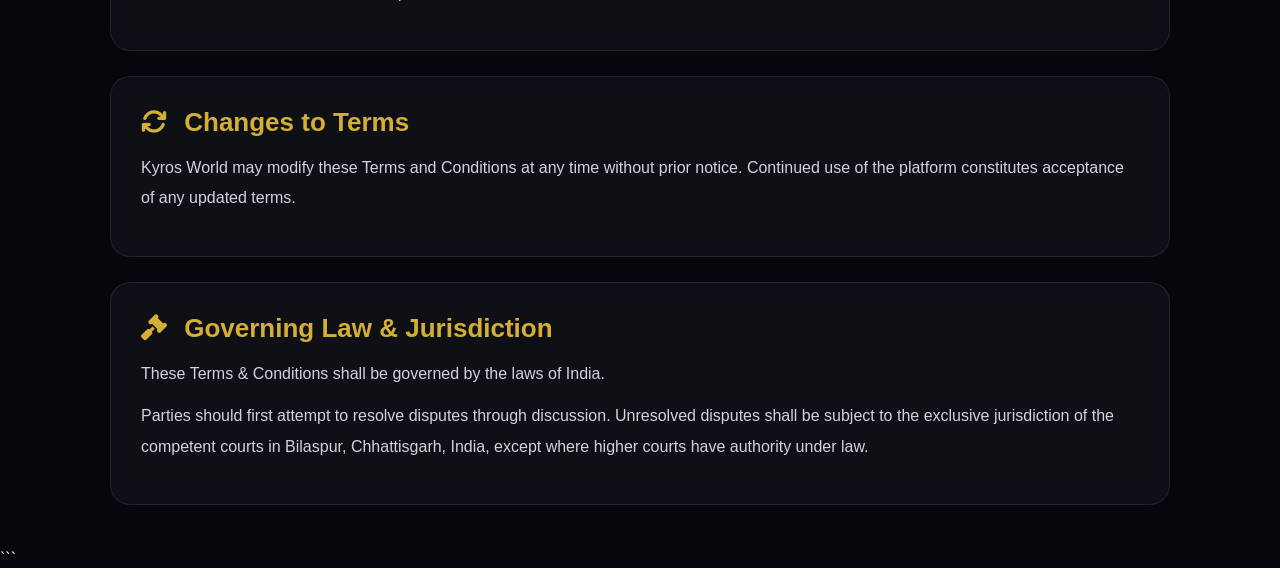
<file: terms.html>
<!DOCTYPE html>
<html lang="en">

<head>
<title>Terms & Conditions - KYROS WORLD</title>
<link rel="icon" type="image/png" sizes="48x48" href="assets/images/favicon-48x48.png">

<link rel="icon" type="image/png" sizes="192x192" href="assets/images/favicon-192x192.png">
<meta charset="UTF-8">
<meta name="viewport" content="width=device-width, initial-scale=1.0">

<title>Terms & Conditions - KYROS WORLD</title>

<link rel="stylesheet" href="assets/css/style.css">

<link rel="stylesheet"
href="https://cdnjs.cloudflare.com/ajax/libs/font-awesome/6.5.1/css/all.min.css">
</head>

<body>

<!-- PAGE HEADER -->

<div class="page-header">
<i class="fa-solid fa-file-contract"></i>
<h1>Terms & Conditions</h1>
<p>Last Updated: June 2026</p>
</div>

<!-- CONTENT -->

<div class="content">

<div class="terms-card">
<h2 class="section-title">
<i class="fa-solid fa-building"></i>
Business Information
</h2>

<p>
Kyros World is a proprietary business operated from Bilha, Bilaspur, Chhattisgarh, India. These Terms and Conditions govern the use of the Kyros World Service Portal available through kyrosworld.in and all related services provided by Kyros World. 
</p>

<p>
The e-commerce operations are conducted through kyrosworld.com while service-related requests are managed through kyrosworld.in. Customers may contact:
</p>

<p>
<strong>Website:</strong> kyrosworld.in<br>
<strong>Email:</strong> contact@kyrosworld.com<br>
<strong>Phone:</strong> +91 76470 98630
</p>
</div>

<div class="terms-card">
<h2 class="section-title">
<i class="fa-solid fa-watch"></i>
Product Information
</h2>

<p>
The Service Portal is intended for watch-related support, warranty assistance, service requests, and customer care activities. Product images are based on actual products and may be enhanced for presentation purposes. All watches are imported and sold as new products. Specifications and information may be updated without prior notice.
</p>

<p>
Product specifications, images and information may be updated
without prior notice.
</p>
</div>

<div class="terms-card">
<h2 class="section-title">
<i class="fa-solid fa-tags"></i>
Pricing
</h2>

<p>
All prices are listed in INR and payments are accepted in INR. Displayed prices include applicable taxes where required. Free shipping is offered across India. Prices may change without prior notice due to exchange-rate, import, logistics, or supplier-cost changes. Orders affected by pricing errors may be cancelled.
</p>
</div>

<div class="terms-card">
<h2 class="section-title">
<i class="fa-solid fa-cart-shopping"></i>
Order Acceptance
</h2>

<p>
Order placement does not automatically constitute acceptance. Orders are subject to verification, availability checks, fraud screening, and approval. Orders may be cancelled for fraud, policy violations, or stock unavailability. Eligible cancelled orders will receive a full refund.
</p>
</div>

<div class="terms-card">
<h2 class="section-title">
<i class="fa-solid fa-credit-card"></i>
Payment Terms
</h2>

<p>
Payments may be accepted through UPI, cards, net banking, wallets, COD, and selected cryptocurrency options. COD orders may require advance payment. If payment is deducted but the order is not created, Kyros World will investigate and process refunds where applicable.
</p>
</div>

<div class="terms-card">
<h2 class="section-title">
<i class="fa-solid fa-truck-fast"></i>
Shipping & Delivery
</h2>

<p>
Orders are shipped through partners such as Delhivery, India Post, and Shiprocket. Orders are generally dispatched within 3 business days and delivery may take up to 14 days or longer in remote areas. Incorrect addresses provided by customers may limit liability. Lost or damaged shipments may be refunded or replaced after verification.
</p>
</div>

<div class="terms-card">
<h2 class="section-title">
<i class="fa-solid fa-arrow-rotate-left"></i>
Return & Refund Policy
</h2>

<p>
Returns may be requested within 7 days of delivery. Products must be returned in original condition with packaging, stickers, warranty card, accessories, tags, and invoice intact.
</p>

<p>
Approved refunds are generally processed within
7 business days after successful inspection.
</p>
</div>

<div class="terms-card">
<h2 class="section-title">
<i class="fa-solid fa-shield-halved"></i>
Warranty Policy
</h2>

<p>
Eligible watches include a 2-year limited warranty administered by Kyros World, including up to two complimentary services and one replacement benefit, subject to inspection and approval. Customers can raise service requests through the service portal.
</p>

<p>
Physical damage, misuse, unauthorized repairs,
accidental damage and normal wear & tear are not covered.
</p>
</div>

<div class="terms-card">
<h2 class="section-title">
<i class="fa-solid fa-ban"></i>
Cancellation Policy
</h2>

<p>
Customers may request cancellation within 7 days subject to order status and verification. Orders may be cancelled by Kyros World for fraud, abuse, repeated fake orders, or verification failures. Approved refunds are generally processed within 7 business days.
</p>
</div>

<div class="terms-card">
<h2 class="section-title">
<i class="fa-solid fa-copyright"></i>
Intellectual Property
</h2>

<p>
All logos, branding, images, content, graphics, and website materials are owned by or licensed to Kyros World.
</p>

<p>
Unauthorized copying, redistribution or commercial use
is strictly prohibited.
</p>
</div>

<div class="terms-card">
<h2 class="section-title">
<i class="fa-solid fa-scale-balanced"></i>
Limitation of Liability
</h2>

<p>
Kyros World is not liable for indirect, incidental, consequential, or special damages. Maximum liability shall not exceed the amount paid for the product or service giving rise to the claim. Force majeure events are excluded from liability.
</p>
</div>

<div class="terms-card">
<h2 class="section-title">
<i class="fa-solid fa-lock"></i>
Privacy & Data Usage
</h2>

<p>
Kyros World may collect names, email addresses, and phone numbers for business operations. Customer data is not sold. Information may be stored in business systems and used for support, service, warranty administration, and communications.
</p>

<p>
Customer data is never sold to third parties.
</p>
</div>

<div class="terms-card">
<h2 class="section-title">
<i class="fa-solid fa-arrows-rotate"></i>
Changes to Terms
</h2>

<p>
Kyros World may modify these Terms and Conditions at any time without prior notice. Continued use of the platform constitutes acceptance of any updated terms.
</p>
</div>

<div class="terms-card">
<h2 class="section-title">
<i class="fa-solid fa-gavel"></i>
Governing Law & Jurisdiction
</h2>

<p>
These Terms & Conditions shall be governed by
the laws of India.
</p>

<p>
Parties should first attempt to resolve disputes through discussion. Unresolved disputes shall be subject to the exclusive jurisdiction of the competent courts in Bilaspur, Chhattisgarh, India, except where higher courts have authority under law.
</p>
</div>

</div>

</body>
</html>
```
</file>
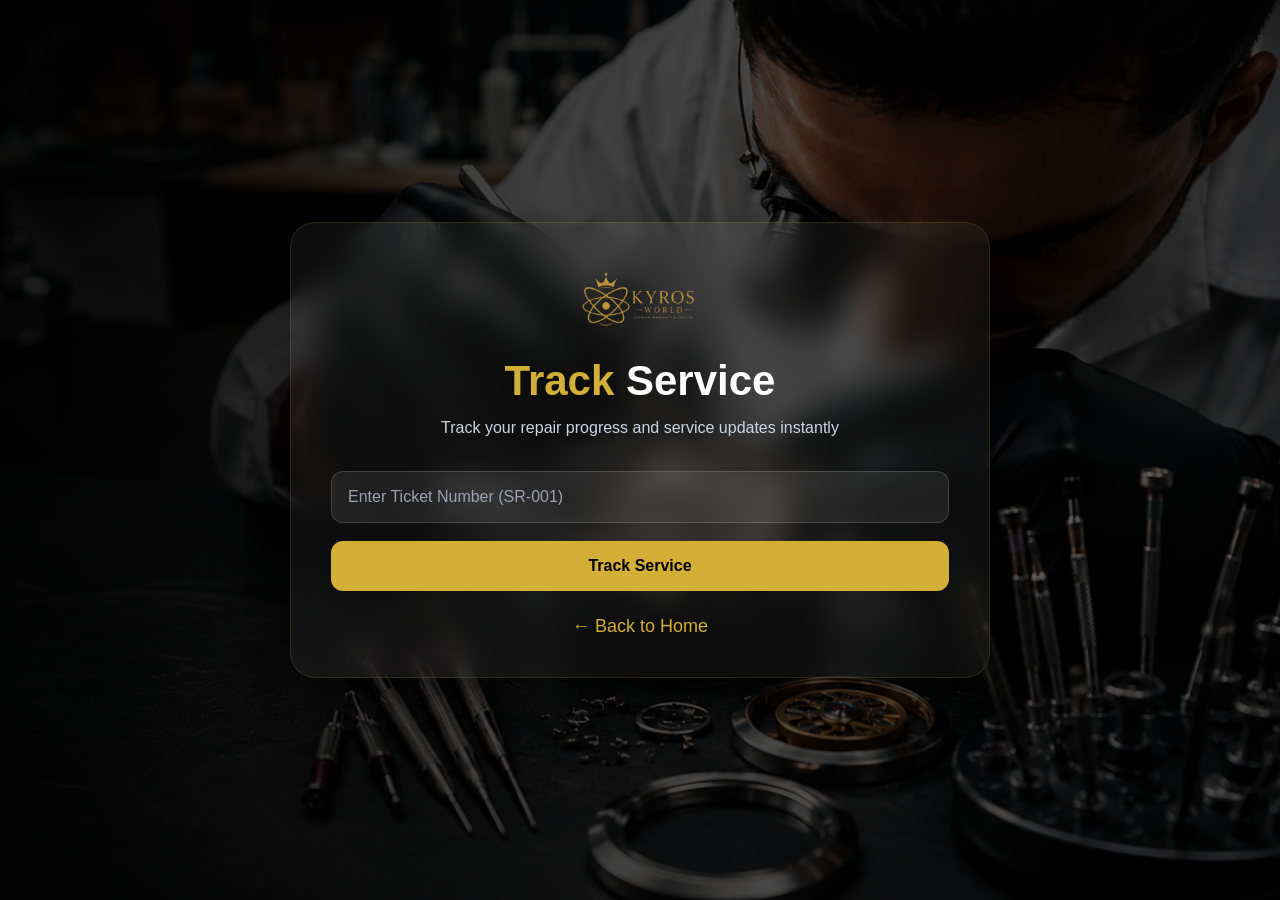
<file: track-service.html>
<!DOCTYPE html>

<html lang="en">
<head>
<title>Track Service - KYROS WORLD</title>
<link rel="icon" type="image/png" sizes="48x48" href="assets/images/favicon-48x48.png">

<link rel="icon" type="image/png" sizes="192x192" href="assets/images/favicon-192x192.png">
<meta charset="UTF-8">
<meta name="viewport" content="width=device-width, initial-scale=1.0">

<title>Track Service - KYROS WORLD</title>

<style>

*{
margin:0;
padding:0;
box-sizing:border-box;
font-family:Arial,sans-serif;
}

body{
min-height:100vh;
display:flex;
justify-content:center;
align-items:center;
padding:20px;

background:
linear-gradient(
to right,
rgba(0,0,0,0.85),
rgba(0,0,0,0.55)
),
url('assets/images/watchmaker.jpg');

background-size:cover;
background-position:center;
background-repeat:no-repeat;

color:white;
}

.container{
width:100%;
max-width:700px;

background:rgba(255,255,255,0.05);
backdrop-filter:blur(15px);

border:1px solid rgba(212,175,55,0.15);
border-radius:25px;

padding:40px;

box-shadow:0 10px 40px rgba(0,0,0,0.4);
}

.logo{
text-align:center;
margin-bottom:20px;
}

.logo img{
height:70px;
width:auto;
}

h1{
text-align:center;
font-size:42px;
margin-bottom:10px;
font-weight:700;
}

.gold{
color:#d4af37;
}

.subtitle{
text-align:center;
color:#cbd5e1;
margin-bottom:30px;
line-height:1.6;
}

input{
width:100%;
padding:16px;

background:rgba(255,255,255,0.08);
border:1px solid rgba(255,255,255,0.15);

border-radius:12px;

color:white;
font-size:16px;
outline:none;
}

input::placeholder{
color:#9ca3af;
}

input:focus{
border-color:#d4af37;
box-shadow:0 0 15px rgba(212,175,55,0.25);
}

button{
width:100%;
margin-top:18px;

padding:16px;

border:none;
border-radius:12px;

background:#d4af37;
color:black;

font-size:16px;
font-weight:700;

cursor:pointer;
transition:.3s;
}

button:hover{
transform:translateY(-2px);
}

.result{
display:none;

margin-top:25px;

padding:25px;

background:rgba(212,175,55,0.05);
border:1px solid rgba(212,175,55,0.20);

border-radius:15px;
}

.result h3{
color:#d4af37;
margin-bottom:15px;
}

.result p{
margin-bottom:10px;
line-height:1.7;
}

.back-home{
display:block;
text-align:center;
margin-top:25px;

color:#d4af37;
text-decoration:none;
font-size:18px;
}

.back-home:hover{
text-decoration:underline;
}

</style>

</head>

<body>

<div class="container">

<div class="logo">
<img src="assets/images/logo.png" alt="KYROS WORLD">
</div>

<h1><span class="gold">Track</span> Service</h1>

<p class="subtitle">
Track your repair progress and service updates instantly
</p>

<input
id="ticket"
type="text"
placeholder="Enter Ticket Number (SR-001)"

>

<button onclick="trackService()">
Track Service
</button>

<div id="result" class="result"></div>

<a href="index.html" class="back-home">
← Back to Home
</a>

</div>

<script>

async function trackService(){

const ticket =
document.getElementById("ticket").value.trim();

if(!ticket){
alert("Please enter ticket number");
return;
}

const url =
"https://script.google.com/macros/s/AKfycbxjp8e-tsIpI78Win2i7WL3AhwFYvTKaqX52eTvovFioZAB2JXkL6sAWGfOY8LYkizj/exec?ticket="
+ encodeURIComponent(ticket);

try{

const response = await fetch(url);
const data = await response.json();

const result =
document.getElementById("result");

if(data.error){

result.style.display="block";

result.innerHTML =
`<h3>Result</h3>
<p><strong>${data.error}</strong></p>`;

return;
}

result.style.display="block";

result.innerHTML = `
<h3>Service Details</h3>

<p><strong>Ticket:</strong> ${data.ticketNumber}</p>

<p><strong>Serial:</strong> ${data.serialNumber}</p>

<p><strong>Customer:</strong> ${data.customerName}</p>

<p><strong>Issue:</strong> ${data.issue}</p>

<p><strong>Status:</strong> ${data.status}</p>

<p><strong>Created:</strong> ${new Date(data.createdDate).toLocaleDateString('en-GB',{
day:'2-digit',
month:'long',
year:'numeric'
})}</p>
`;

}
catch(err){

alert("Error connecting API");

}

}

</script>

</body>
</html>
</file>
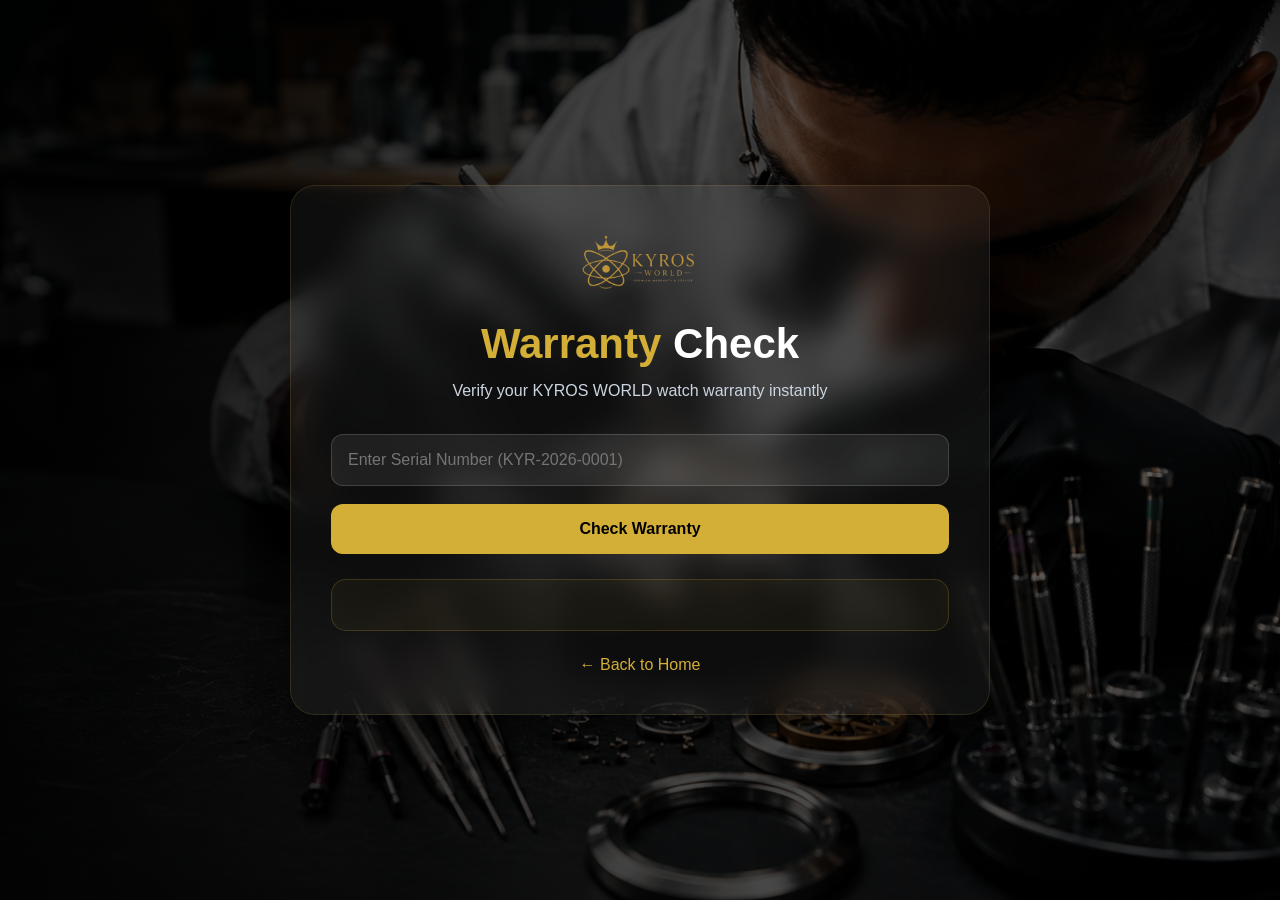
<file: warranty-check.html>
<!DOCTYPE html>
<html lang="en">
<head>
<title>Warranty Check - KYROS WORLD</title>
<link rel="icon" type="image/png" sizes="48x48" href="assets/images/favicon-48x48.png">

<link rel="icon" type="image/png" sizes="192x192" href="assets/images/favicon-192x192.png">
<meta charset="UTF-8">
<meta name="viewport" content="width=device-width, initial-scale=1.0">

<title>Warranty Check - KYROS WORLD</title>

<style>

*{
margin:0;
padding:0;
box-sizing:border-box;
font-family:Arial,sans-serif;
}

body{
min-height:100vh;
display:flex;
justify-content:center;
align-items:center;
padding:20px;

background:
linear-gradient(
to right,
rgba(0,0,0,0.85),
rgba(0,0,0,0.55)
),
url('assets/images/watchmaker.jpg');

background-size:cover;
background-position:center;
background-repeat:no-repeat;

color:white;
}

.container{
width:100%;
max-width:700px;

background:rgba(255,255,255,0.05);
backdrop-filter:blur(15px);

border:1px solid rgba(212,175,55,0.15);
border-radius:25px;

padding:40px;

box-shadow:0 10px 40px rgba(0,0,0,0.4);
}

.logo{
text-align:center;
margin-bottom:20px;
}

.logo img{
height:70px;
width:auto;
}

h1{
text-align:center;
font-size:42px;
margin-bottom:10px;
font-weight:700;
}

.gold{
color:#d4af37;
}

.subtitle{
text-align:center;
color:#cbd5e1;
margin-bottom:30px;
line-height:1.6;
}

input{
width:100%;
padding:16px;

background:rgba(255,255,255,0.08);
border:1px solid rgba(255,255,255,0.15);

border-radius:12px;

color:white;
font-size:16px;
outline:none;
}

input:focus{
border-color:#d4af37;
box-shadow:0 0 15px rgba(212,175,55,0.25);
}
  
button{
width:100%;
margin-top:18px;

padding:16px;

border:none;
border-radius:12px;

background:#d4af37;
color:black;

font-size:16px;
font-weight:700;

cursor:pointer;
transition:.3s;
}

button:hover{
transform:translateY(-2px);
}

.result{
margin-top:25px;
padding:25px;
background:rgba(212,175,55,0.05);
border:1px solid rgba(212,175,55,0.2);
border-radius:15px;
}

.result h3{
color:#d4af37;
margin-bottom:15px;
}

.result p{
margin-bottom:10px;
line-height:1.6;
}

.back-home{
display:block;
text-align:center;
margin-top:25px;

color:#d4af37;
text-decoration:none;
}

.back-home:hover{
text-decoration:underline;
}

</style>
</head>

<body>

<div class="container">

<div class="logo">
<img src="assets/images/logo.png" alt="KYROS WORLD">
</div>

<h1><span class="gold">Warranty</span> Check</h1>

<p class="subtitle">
Verify your KYROS WORLD watch warranty instantly
</p>

<input
id="serial"
type="text"
placeholder="Enter Serial Number (KYR-2026-0001)"
>

<button onclick="checkWarranty()">
Check Warranty
</button>

<div id="result" class="result"></div>

<a href="index.html" class="back-home">
← Back to Home
</a>

</div>

<script>

async function checkWarranty(){

const serial =
document.getElementById("serial").value.trim();

if(!serial){
alert("Please enter serial number");
return;
}

const url =
"https://script.google.com/macros/s/AKfycbxjp8e-tsIpI78Win2i7WL3AhwFYvTKaqX52eTvovFioZAB2JXkL6sAWGfOY8LYkizj/exec?serial="
+ encodeURIComponent(serial);

try{

const response = await fetch(url);
const data = await response.json();

const result =
document.getElementById("result");

if(data.error){

result.style.display="block";

result.innerHTML =
`<h3>Result</h3>
<p><strong>${data.error}</strong></p>`;

return;
}

result.style.display="block";

result.innerHTML = `
<h3>Warranty Details</h3>

<p><strong>Serial:</strong> ${data.serial}</p>

<p><strong>Model:</strong> ${data.model}</p>

<p><strong>Status:</strong> ${data.status}</p>

<p><strong>Customer:</strong> ${data.customerName}</p>

<p><strong>Mobile:</strong> ${data.mobileNumber}</p>

<p><strong>Expiry:</strong> ${new Date(data.expiryDate).toLocaleDateString('en-GB',{
day:'2-digit',
month:'long',
year:'numeric'
})}</p>
`;

}
catch(err){

alert("Error connecting API");

}

}

</script>

</body>
</html>
</file>
<file: assets/css/style.css>
*{
margin:0;
padding:0;
box-sizing:border-box;
font-family:Arial,sans-serif;
}

body{
background:#05070d;
color:white;
overflow-x:hidden;
}

/* HEADER */

header{
position:fixed;
top:0;
left:0;
width:100%;
padding:15px 60px;
display:flex;
justify-content:space-between;
align-items:center;
background:rgba(0,0,0,0.25);
backdrop-filter:blur(10px);
z-index:1000;
}

.logo img{
height:65px;
width:auto;
}

/* Desktop pe hidden */
.menu-toggle{
display:none;
}

nav{
display:flex;
align-items:center;
}

nav a{
color:white;
text-decoration:none;
margin-left:25px;
font-size:16px;
font-weight:500;
transition:0.3s;
}

nav a.active{
color:#d4af37;
border-bottom:2px solid #d4af37;
padding-bottom:5px;
}

/* HERO */

.hero{
height:100vh;

background:
linear-gradient(
to right,
rgba(0,0,0,0.82) 0%,
rgba(0,0,0,0.55) 35%,
rgba(0,0,0,0.20) 65%,
rgba(0,0,0,0.05) 100%
),
url('../images/watchmaker.jpg');

background-size:cover;
background-position:center;
background-repeat:no-repeat;

display:flex;
align-items:center;
padding:120px 80px 80px;
}
.hero-content{
max-width:700px;
padding-top:120px;
}

.tagline{
display:block;
font-size:14px;
letter-spacing:5px;
color:#d4af37;
margin-bottom:20px;
font-weight:500;
}

.hero h1{
font-size:80px;
line-height:1.1;
font-weight:700;
}

.gold{
color:#d4af37;
}

.hero p{
font-size:24px;
color:#d1d5db;
margin-bottom:35px;
line-height:1.6;
}

/* BUTTONS */

.buttons{
display:flex;
gap:20px;
flex-wrap:wrap;
}

.btn{
padding:18px 40px;
border-radius:40px;
font-size:20px;
text-decoration:none;
transition:0.3s;
font-weight:bold;
}

.primary{
background:#d4af37;
color:black;
}

.primary:hover{
transform:translateY(-3px);
}

.secondary{
border:1px solid white;
color:white;
}

.secondary:hover{
background:white;
color:black;
}

/* HERO FEATURES */

.hero-features{
display:grid;
grid-template-columns:repeat(3,1fr);
gap:30px;
margin-top:60px;
max-width:900px;
}

.feature-item{
display:flex;
align-items:flex-start;
gap:15px;
width:250px;
}

.feature-item{
display:flex;
align-items:flex-start;
gap:15px;
}

.feature-item h4{
font-size:24px;
margin-bottom:8px;
font-weight:500;
}

.feature-item i{
font-size:20px !important;
color:#D4AF37 !important;
}

.feature-grid{
display:grid;
grid-template-columns:repeat(auto-fit,minmax(250px,1fr));
gap:25px;
max-width:1200px;
margin:auto;
margin-top:50px;
}

.card{
background:rgba(255,255,255,0.05);
backdrop-filter:blur(10px);
padding:35px;
border-radius:20px;
transition:0.3s;
border:1px solid rgba(255,255,255,0.08);
}

.card:hover{
transform:translateY(-10px);
border-color:#d4af37;
}

.card h3{
margin-bottom:15px;
font-size:22px;
}

.card p{
color:#d1d5db;
line-height:1.6;
}

/* SERVICES SECTION */

.services{
padding:80px 60px;
background:#05070d;
text-align:center;
}

.services h2{
font-size:48px;
margin-bottom:50px;
position:relative;
}

.services h2::after{
content:'';
width:60px;
height:3px;
background:#d4af37;
display:block;
margin:12px auto;
}

.services-grid{
display:grid !important;
grid-template-columns:repeat(4,1fr) !important;
gap:25px;
max-width:1400px;
margin:auto;
}

.service-card{
background:rgba(255,255,255,0.04);
backdrop-filter:blur(10px);
border:1px solid rgba(255,255,255,0.08);
border-radius:20px;
padding:30px;
text-align:left;
transition:0.3s;
}
.service-card{
width:auto;
min-width:0;
}

.service-card:hover{
transform:translateY(-8px);
border-color:#d4af37;
}

.service-card i{
font-size:38px;
color:#d4af37;
margin-bottom:20px;
}

.service-card h3{
margin-bottom:12px;
font-size:24px;
}
.service-link{
text-decoration:none;
color:inherit;
display:block;
}

.service-link:hover .service-card{
transform:translateY(-8px);
border-color:#d4af37;
box-shadow:0 10px 30px rgba(212,175,55,0.15);
}

.service-card .arrow{
transition:0.3s;
}

.service-link:hover .arrow{
transform:translateX(8px);
}
.service-card p{
color:#d1d5db;
line-height:1.6;
}

.service-card .arrow{
display:inline-block;
margin-top:15px;
color:#d4af37;
font-size:22px;
}
.service-card{
background:rgba(255,255,255,0.04);
backdrop-filter:blur(10px);
border:1px solid rgba(255,255,255,0.08);
border-radius:20px;
padding:30px;
text-align:left;
transition:0.3s;
}

/* YAHAN SE PASTE KARO */

.icon-box{
display:flex;
align-items:center;
justify-content:center;
}

.icon-box i{
font-size:34px;
transform:translateY(2px);
}

.service-card h3{
margin-bottom:12px;
font-size:24px;
}

/* FOOTER */

footer{
background:#030303;
border-top:1px solid rgba(212,175,55,0.15);
padding:60px 40px 20px;
}

.footer-container{
max-width:1200px;
margin:auto;

display:grid;
grid-template-columns:2fr 1fr 1fr;
gap:50px;
}

.footer-brand img{
height:60px;
margin-bottom:15px;
}

.footer-brand p{
color:#cbd5e1;
line-height:1.8;
max-width:350px;
}

.footer-links h4,
.footer-contact h4{
color:#d4af37;
margin-bottom:20px;
font-size:20px;
}

.footer-links{
display:flex;
flex-direction:column;
}

.footer-links a{
color:#cbd5e1;
text-decoration:none;
margin-bottom:14px;
transition:.3s;
}

.footer-links a i{
color:#d4af37;
width:25px;
}

.footer-links a:hover{
color:#d4af37;
padding-left:5px;
}

.footer-contact p{
color:#cbd5e1;
margin-bottom:15px;
}

.footer-contact i{
color:#d4af37;
width:25px;
}

.footer-bottom{
text-align:center;
margin-top:40px;
padding-top:20px;
border-top:1px solid rgba(255,255,255,0.08);
color:#9ca3af;
}

@media(max-width:768px){

.footer-container{
grid-template-columns:1fr;
text-align:center;
}

.footer-brand p{
max-width:100%;
}

}

/* MOBILE */

@media (max-width:768px){

header{
display:flex;
flex-direction:row;
justify-content:space-between;
align-items:center;
padding:15px;
}

.logo img{
height:45px;
}

.menu-toggle{
display:block;
background:none;
border:none;
color:white;
font-size:30px;
cursor:pointer;
}

/* MOBILE MENU */

nav{
position:absolute;
top:75px;
right:15px;

width:230px;

background:#0b1220;
border:1px solid #d4af37;
border-radius:15px;

padding:15px;

display:none;
flex-direction:column;
align-items:flex-start;

box-shadow:0 10px 30px rgba(0,0,0,.5);
z-index:999;
}

nav.active{
display:flex;
}

nav a{
margin:10px 0;
font-size:16px;
width:100%;
}

/* HERO */

.hero{
height:auto;
padding:140px 20px 60px;
text-align:center;
justify-content:center;
background-position:center;
}

.hero-content{
max-width:100%;
padding-top:0;
}

.tagline{
font-size:12px;
letter-spacing:3px;
}

.hero h1{
font-size:42px;
line-height:1.2;
}

.hero p{
font-size:18px;
line-height:1.6;
}

/* BUTTONS */

.buttons{
justify-content:center;
flex-direction:column;
align-items:center;
}

.btn{
width:100%;
max-width:300px;
text-align:center;
}

/* FEATURES */

.hero-features{
grid-template-columns:1fr;
gap:25px;
margin-top:40px;
}

.feature-item{
width:100%;
justify-content:center;
text-align:center;
flex-direction:column;
align-items:center;
}

/* SERVICES */

.services{
padding:60px 20px;
}

.services h2{
font-size:42px;
}

.services-grid{
grid-template-columns:1fr !important;
gap:20px;
}

.service-card{
width:100%;
}

/* FOOTER */

.footer-container{
grid-template-columns:1fr;
text-align:center;
}

.footer-brand p{
max-width:100%;
}

footer{
padding:25px 15px;
font-size:14px;
}

}

.page-header{
padding:140px 20px 40px;
text-align:center;
}

.page-header i{
font-size:60px;
color:#d4af37;
margin-bottom:15px;
}

.page-header h1{
font-size:48px;
color:white;
}

.page-header p{
color:#cbd5e1;
margin-top:10px;
}

.content{
max-width:1100px;
margin:auto;
padding:20px;
}

.terms-card{
background:rgba(255,255,255,0.04);
backdrop-filter:blur(10px);
border:1px solid rgba(255,255,255,0.08);
border-radius:20px;
padding:30px;
margin-bottom:25px;
}

.terms-card:hover{
border-color:#d4af37;
}

.section-title{
color:#d4af37;
font-size:26px;
margin-bottom:15px;
}

.section-title i{
margin-right:10px;
}

.terms-card p{
color:#d1d5db;
line-height:1.9;
margin-bottom:12px;
}
</file>
